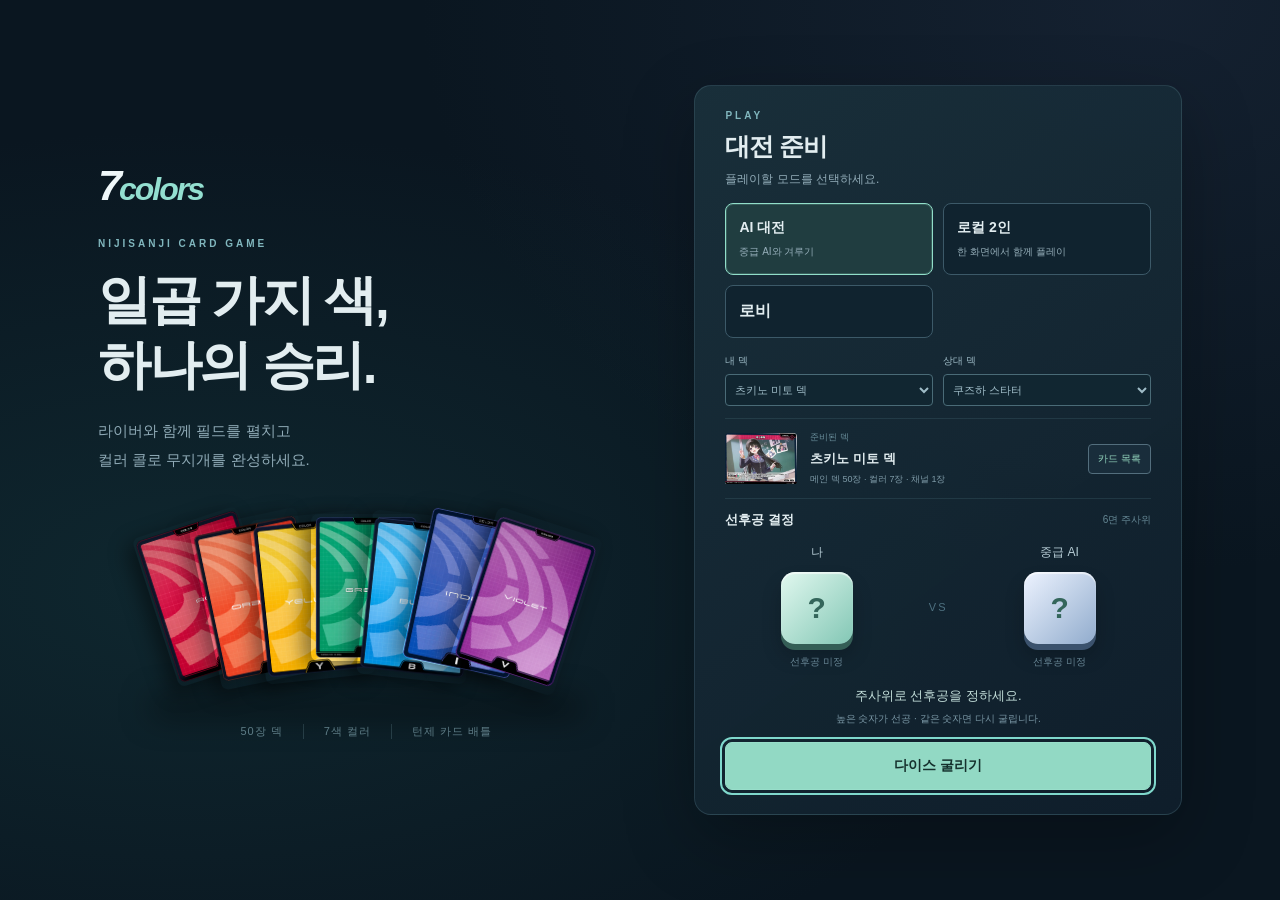
<file: index.html>
<!doctype html>
<html lang="ko"><head><meta charset="utf-8"><meta name="viewport" content="width=device-width,initial-scale=1"><title>7colors · 대전</title><link rel="stylesheet" href="style.css?v=mulligan-1"><link rel="stylesheet" href="online.css?v=mulligan-1"></head><body data-screen="lobby"><section id="lobby" class="lobby" aria-label="게임 로비"><div class="lobby-shell"><div class="lobby-intro"><a class="lobby-brand" href="./">7<span>colors</span></a><span class="lobby-kicker">NIJISANJI CARD GAME</span><h1>일곱 가지 색,<br>하나의 승리.</h1><p class="lobby-description">라이버와 함께 필드를 펼치고<br>컬러 콜로 무지개를 완성하세요.</p><div class="lobby-fan" aria-hidden="true"><img src="output/color-cards/color-R.png" alt="" style="--i:0"><img src="output/color-cards/color-O.png" alt="" style="--i:1"><img src="output/color-cards/color-Y.png" alt="" style="--i:2"><img src="output/color-cards/color-G.png" alt="" style="--i:3"><img src="output/color-cards/color-B.png" alt="" style="--i:4"><img src="output/color-cards/color-I.png" alt="" style="--i:5"><img src="output/color-cards/color-V.png" alt="" style="--i:6"></div><div class="lobby-caption"><span>50장 덱</span><span>7색 컬러</span><span>턴제 카드 배틀</span></div></div><div class="lobby-panel"><div class="lobby-panel-heading"><span class="lobby-kicker">PLAY</span><h2>대전 준비</h2><p>플레이할 모드를 선택하세요.</p></div><div class="lobby-modes" role="group" aria-label="대전 모드"><button type="button" data-mode="ai" aria-pressed="true"><strong>AI 대전</strong><span>중급 AI와 겨루기</span></button><button type="button" data-mode="local" aria-pressed="false"><strong>로컬 2인</strong><span>한 화면에서 함께 플레이</span></button></div><div class="lobby-deck-selectors"><label>내 덱<select id="lobby-deck-player"><option value="mito">츠키노 미토 덱</option><option value="kuzuha">쿠즈하 스타터</option><option value="sasaki">사사키 사쿠 덱</option><option value="kagami">카가미 하야토 덱</option></select></label><label>상대 덱<select id="lobby-deck-opponent"><option value="kuzuha">쿠즈하 스타터</option><option value="sasaki">사사키 사쿠 덱</option><option value="mito">츠키노 미토 덱</option><option value="kagami">카가미 하야토 덱</option></select></label></div><div class="lobby-deck"><img id="lobby-deck-image" src="output/cards/NJ-SD01/NJ-SD01-001.png" alt="츠키노 미토 덱"><div><span>준비된 덱</span><strong id="lobby-deck-name">츠키노 미토 덱</strong><p>메인 덱 50장 · 컬러 7장 · 채널 1장</p></div><button type="button" id="lobby-card-list" class="lobby-deck-ready">카드 목록</button></div><div class="lobby-dice-header"><h3>선후공 결정</h3><span>6면 주사위</span></div><div class="lobby-dice"><div class="dice-player"><span id="lobby-player-name">나</span><div id="die-player" class="lobby-die" data-value="0" role="img" aria-label="주사위 굴리기 전"><span class="die-placeholder">?</span><i class="die-pip" aria-hidden="true"></i><i class="die-pip" aria-hidden="true"></i><i class="die-pip" aria-hidden="true"></i><i class="die-pip" aria-hidden="true"></i><i class="die-pip" aria-hidden="true"></i><i class="die-pip" aria-hidden="true"></i><i class="die-pip" aria-hidden="true"></i><i class="die-pip" aria-hidden="true"></i><i class="die-pip" aria-hidden="true"></i></div><span id="order-player" class="dice-order">선후공 미정</span></div><span class="dice-versus">VS</span><div class="dice-player"><span id="lobby-opponent-name">중급 AI</span><div id="die-opponent" class="lobby-die" data-value="0" role="img" aria-label="주사위 굴리기 전"><span class="die-placeholder">?</span><i class="die-pip" aria-hidden="true"></i><i class="die-pip" aria-hidden="true"></i><i class="die-pip" aria-hidden="true"></i><i class="die-pip" aria-hidden="true"></i><i class="die-pip" aria-hidden="true"></i><i class="die-pip" aria-hidden="true"></i><i class="die-pip" aria-hidden="true"></i><i class="die-pip" aria-hidden="true"></i><i class="die-pip" aria-hidden="true"></i></div><span id="order-opponent" class="dice-order">선후공 미정</span></div></div><p id="lobby-roll-status" class="lobby-roll-status" role="status" aria-live="polite">주사위로 선후공을 정하세요.</p><p id="lobby-roll-hint" class="lobby-roll-hint">높은 숫자가 선공 · 같은 숫자면 다시 굴립니다.</p><div class="lobby-actions"><button type="button" id="lobby-roll" class="lobby-primary">다이스 굴리기</button><button type="button" id="lobby-start" class="lobby-primary lobby-start" hidden disabled>대전 시작 →</button></div></div></div></section>
<dialog id="deck-catalog" class="deck-catalog"><div class="trash-dialog-heading"><h2 id="deck-catalog-title">카드 목록</h2><button type="button" id="deck-catalog-close">닫기</button></div><p>카드를 누르면 수치와 효과를 확인할 수 있습니다. 메인 덱 수량은 시뮬레이션으로 선정한 개선 구성입니다.</p><div id="deck-catalog-cards" class="deck-catalog-cards"></div></dialog><dialog id="deck-card-detail" class="deck-card-detail"><div class="trash-dialog-heading"><h2 id="deck-detail-title">카드 정보</h2><button type="button" id="deck-detail-close">닫기</button></div><img id="deck-detail-image" alt="카드 확대"><p id="deck-detail-text"></p></dialog><header inert aria-hidden="true"><a class="brand" href="./">7<span>colors</span></a><span class="match-label">로컬 대전</span><a class="matching-link" href="lobby.html">매칭 로비</a><div class="ai-controls"><span id="ai-status" aria-live="polite">내 턴 · 중급 AI</span><button id="ai-help" type="button" aria-pressed="false" aria-controls="ai-advice">AI 도움 OFF</button><button id="ai-pause" type="button">AI 일시정지</button><button id="ai-restart" type="button">로비</button></div><details class="game-menu"><summary>메뉴</summary><div class="menu-content"><h2>대전 설정</h2><p>로비에서 중급 AI 또는 로컬 2인 모드를 선택하세요. 선후공은 다이스로 정하며, 엔드에서 턴을 종료하면 상대에게 넘어갑니다.</p><p>필드 라이버는 최대 5장입니다. 동률 배틀은 방어자만 트래시로 보냅니다. 덱 소진 시 자기 니지 카드가 적은 쪽이 승리하며, 동수면 소진된 쪽이 패배합니다.</p><p>50장 시뮬레이션 개선 덱 · 카드 효과 자동 처리</p><p>카드를 드래그해 배치하고, 더블클릭해 확대합니다. 메인 페이즈에 필드로 내리면 레벨 비용을 선택합니다.</p><a href="docs/rules-update-ko.txt" download>현재 적용 규칙 보기 ↗</a><br><a href="docs/kuzuha-optimization-ko.md" download>쿠즈하 재최적화·승률 보기 ↗</a><br><a href="docs/kagami-hayato-deck-ko.md" download>카가미 덱 구성·최적화 결과 ↗</a><br><a href="docs/starter-optimization-ko.md" download>덱 개선 결과·승률 보기 ↗</a><br><a href="docs/deck-list-ko.txt" download>50장 덱 구성 보기 ↗</a><br><a href="docs/nijisanji-7colors-rules-ko.txt" download>규칙 요약 다운로드 ↗</a></div></details></header>
<aside inert aria-hidden="true" id="card-inspector" class="card-inspector" aria-label="카드 정보"><div class="inspector-heading">카드 정보</div><section id="ai-advice" class="ai-advice" aria-label="AI 추천 행동" aria-live="polite" hidden></section><div id="card-inspector-content" class="inspector-content"><div class="inspector-empty"><span>7colors</span><p>카드를 가리키면<br>여기에서 정보를 확인할 수 있습니다.</p></div></div></aside>
<main inert aria-hidden="true"><section class="player-board opponent-board" data-player="opponent" aria-label="상대의 플레이 영역">
 <div class="board-heading"><div class="player-info"><span class="player-mark">02</span><h2>상대</h2><span data-ui="turnCount"></span></div>
 <details class="board-menu"><summary>상대 설정</summary><div class="menu-content"><label>플레이 순서 <select data-ui="role"><option value="first" >선공</option><option value="second" selected>후공</option></select></label><button data-ui="mulligan">다시 뽑기 (1회)</button><button data-ui="toggleHand" aria-pressed="false">상대 손패 보기</button><button data-ui="reset">필드 초기화 ↺</button><p data-ui="ruleMessage" role="status" aria-live="polite"></p></div></details></div>
 <p data-ui="notice" class="game-notice" role="status" aria-live="polite" hidden></p>
 <div class="player-layout"><div class="table-wrap"><div class="table" data-ui="table">
 <div class="color-line" data-ui="colors" aria-label="컬러 라인"><span class="zone-label">컬러 라인</span></div>
 <section class="channel zone" data-zone="channel"><h3>채널</h3><span data-ui="channelUnderCount" class="channel-under-count" hidden></span><img src="output/cards/NJ-SD02/NJ-SD02-001.png" alt="쿠즈하 채널 카드" tabindex="0"><button type="button" data-ui="activateChannel" class="main-effect-button" hidden>기동 메인</button></section>
 <div class="play-center"><section class="field zone" data-zone="field"><h3>필드</h3><div class="field-cards"></div></section><section class="set zone" data-zone="set"><h3>세트</h3></section><section class="stage zone" data-zone="stage"><h3>스테이지</h3><button type="button" data-ui="activateStage" class="main-effect-button" hidden>기동 메인</button></section></div>
 <button class="deck card-back" data-ui="deck" aria-label="덱에서 카드 뽑기"><span>7<span class="deck-colors">colors</span></span><b data-ui="deckCount">50</b></button>
 <span class="deck-label">덱</span><div class="trash-area"><span class="trash-title">트래시</span><section class="log zone" data-zone="log" aria-label="최근 트래시 카드"></section><span data-ui="trashCount" class="trash-count" aria-live="polite">0장</span><button type="button" data-ui="openTrash" class="trash-open">트래시 보기</button></div>
 <div class="niji-area" data-ui="niji" aria-label="니지 에리어"></div><span class="niji-label">니지 에리어</span>
 </div></div><footer><span data-ui="phaseAction" class="phase-action" role="status"></span><div class="phase-track" aria-label="현재 페이즈"><button data-phase="0">스타트</button><button data-phase="1">메인</button><button data-phase="2">액션</button><button data-phase="3">세트</button><button data-phase="4">엔드</button></div><b data-ui="phaseLabel" class="sr-only"></b><button data-ui="skip" class="skip-phase">스킵 →</button><button data-ui="next" class="next-phase">다음 페이즈 →</button></footer>
 <section class="hand-panel" aria-label="상대의 손패"><div class="hand-title">상대 패<span data-ui="handCount">0</span></div><div data-ui="hand" class="concealed"></div><p data-ui="empty">패 없음</p></section></div>
 <dialog data-ui="trashDialog" class="trash-dialog" aria-label="트래시 전체 보기"><div class="trash-dialog-heading"><h2 data-ui="trashTitle">트래시</h2><button type="button" data-ui="closeTrash">닫기</button></div><p>최근 카드부터 표시합니다. 카드를 가리키면 정보를 확인할 수 있습니다.</p><div data-ui="trashCards" class="trash-cards"></div></dialog><dialog data-ui="viewer"><button data-ui="closeViewer" aria-label="닫기">×</button><img alt="카드 확대"></dialog><dialog data-ui="paymentDialog" aria-label="카드 비용 선택"><h2 data-ui="paymentTitle"></h2><p>트래시로 보낼 손패 또는 필드 캐릭터를 선택하세요. 내리는 카드 자체와 채널·세트·스테이지는 비용으로 선택할 수 없습니다.</p><div data-ui="paymentCards"></div><p data-ui="paymentCount" role="status" aria-live="polite"></p><div class="payment-actions"><button data-ui="cancelPayment">취소</button><button data-ui="confirmPayment" disabled>비용 지불 후 필드에 내리기</button></div></dialog></section><div class="battle-divider" aria-hidden="true"><span>7 COLORS</span></div><section class="player-board my-board" data-player="player" aria-label="나의 플레이 영역">
 <div class="board-heading"><div class="player-info"><span class="player-mark">01</span><h2>나</h2><span data-ui="turnCount"></span></div>
 <details class="board-menu"><summary>나 설정</summary><div class="menu-content"><label>플레이 순서 <select data-ui="role"><option value="first" selected>선공</option><option value="second" >후공</option></select></label><button data-ui="mulligan">다시 뽑기 (1회)</button><button data-ui="reset">필드 초기화 ↺</button><p data-ui="ruleMessage" role="status" aria-live="polite"></p></div></details></div>
 <p data-ui="notice" class="game-notice" role="status" aria-live="polite" hidden></p>
 <div class="player-layout"><div class="table-wrap"><div class="table" data-ui="table">
 <div class="color-line" data-ui="colors" aria-label="컬러 라인"><span class="zone-label">컬러 라인</span></div>
 <section class="channel zone" data-zone="channel"><h3>채널</h3><span data-ui="channelUnderCount" class="channel-under-count" hidden></span><img src="output/cards/NJ-SD02/NJ-SD02-001.png" alt="쿠즈하 채널 카드" tabindex="0"><button type="button" data-ui="activateChannel" class="main-effect-button" hidden>기동 메인</button></section>
 <div class="play-center"><section class="field zone" data-zone="field"><h3>필드</h3><div class="field-cards"></div></section><section class="set zone" data-zone="set"><h3>세트</h3></section><section class="stage zone" data-zone="stage"><h3>스테이지</h3><button type="button" data-ui="activateStage" class="main-effect-button" hidden>기동 메인</button></section></div>
 <button class="deck card-back" data-ui="deck" aria-label="덱에서 카드 뽑기"><span>7<span class="deck-colors">colors</span></span><b data-ui="deckCount">50</b></button>
 <span class="deck-label">덱</span><div class="trash-area"><span class="trash-title">트래시</span><section class="log zone" data-zone="log" aria-label="최근 트래시 카드"></section><span data-ui="trashCount" class="trash-count" aria-live="polite">0장</span><button type="button" data-ui="openTrash" class="trash-open">트래시 보기</button></div>
 <div class="niji-area" data-ui="niji" aria-label="니지 에리어"></div><span class="niji-label">니지 에리어</span>
 </div></div><footer><span data-ui="phaseAction" class="phase-action" role="status"></span><div class="phase-track" aria-label="현재 페이즈"><button data-phase="0">스타트</button><button data-phase="1">메인</button><button data-phase="2">액션</button><button data-phase="3">세트</button><button data-phase="4">엔드</button></div><b data-ui="phaseLabel" class="sr-only"></b><button data-ui="skip" class="skip-phase">스킵 →</button><button data-ui="next" class="next-phase">다음 페이즈 →</button></footer>
 <section class="hand-panel" aria-label="나의 손패"><div class="hand-title">손패<span data-ui="handCount">0</span></div><div data-ui="hand" ></div><p data-ui="empty">패 없음</p></section></div>
 <dialog data-ui="trashDialog" class="trash-dialog" aria-label="트래시 전체 보기"><div class="trash-dialog-heading"><h2 data-ui="trashTitle">트래시</h2><button type="button" data-ui="closeTrash">닫기</button></div><p>최근 카드부터 표시합니다. 카드를 가리키면 정보를 확인할 수 있습니다.</p><div data-ui="trashCards" class="trash-cards"></div></dialog><dialog data-ui="viewer"><button data-ui="closeViewer" aria-label="닫기">×</button><img alt="카드 확대"></dialog><dialog data-ui="paymentDialog" aria-label="카드 비용 선택"><h2 data-ui="paymentTitle"></h2><p>트래시로 보낼 손패 또는 필드 캐릭터를 선택하세요. 내리는 카드 자체와 채널·세트·스테이지는 비용으로 선택할 수 없습니다.</p><div data-ui="paymentCards"></div><p data-ui="paymentCount" role="status" aria-live="polite"></p><div class="payment-actions"><button data-ui="cancelPayment">취소</button><button data-ui="confirmPayment" disabled>비용 지불 후 필드에 내리기</button></div></dialog></section></main><script src="kagami-cards.js?v=mulligan-1"></script><script src="sasaki-cards.js?v=mulligan-1"></script><script src="mito-cards.js?v=mulligan-1"></script><script src="card-levels.js?v=mulligan-1"></script><script src="deck-list.js?v=mulligan-1"></script><script src="rules.js?v=mulligan-1"></script><script src="card-info.js?v=mulligan-1"></script><script src="card-effects.js?v=mulligan-1"></script><script src="action-phase.js?v=mulligan-1"></script><script src="app.js?v=mulligan-1"></script><script src="ai-strategy.js?v=mulligan-1"></script><script src="lobby.js?v=mulligan-1"></script><script src="ai-advisor.js?v=mulligan-1"></script><script src="ai-match.js?v=mulligan-1"></script><script src="card-tooltip.js?v=mulligan-1"></script><script src="vendor/peerjs-1.5.5.min.js"></script><script src="online-engine.js?v=mulligan-1"></script><script src="online-room.js?v=mulligan-1"></script><script src="public-lobby.js?v=mulligan-1"></script><script src="online-client.js?v=mulligan-1"></script></body></html>
</file>
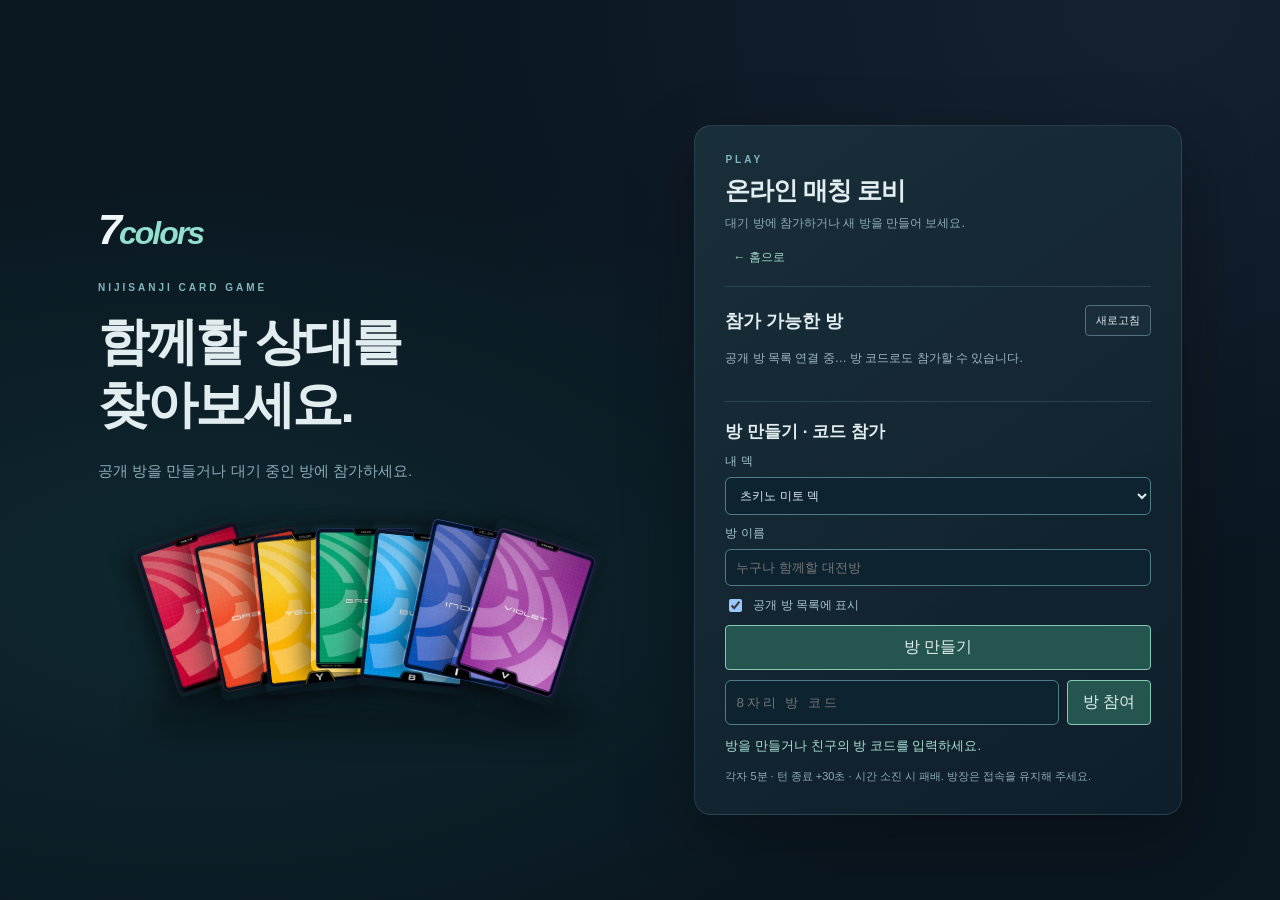
<file: lobby.html>
<!doctype html>
<html lang="ko"><head><meta charset="utf-8"><meta name="viewport" content="width=device-width,initial-scale=1"><title>7colors · 온라인 로비</title><link rel="stylesheet" href="style.css?v=mulligan-1"><link rel="stylesheet" href="online.css?v=mulligan-1"></head><body data-route="matching" data-screen="lobby"><section id="lobby" class="lobby" aria-label="게임 로비"><div class="lobby-shell"><div class="lobby-intro"><a class="lobby-brand" href="./">7<span>colors</span></a><span class="lobby-kicker">NIJISANJI CARD GAME</span><h1>일곱 가지 색,<br>하나의 승리.</h1><p class="lobby-description">라이버와 함께 필드를 펼치고<br>컬러 콜로 무지개를 완성하세요.</p><div class="lobby-fan" aria-hidden="true"><img src="output/color-cards/color-R.png" alt="" style="--i:0"><img src="output/color-cards/color-O.png" alt="" style="--i:1"><img src="output/color-cards/color-Y.png" alt="" style="--i:2"><img src="output/color-cards/color-G.png" alt="" style="--i:3"><img src="output/color-cards/color-B.png" alt="" style="--i:4"><img src="output/color-cards/color-I.png" alt="" style="--i:5"><img src="output/color-cards/color-V.png" alt="" style="--i:6"></div><div class="lobby-caption"><span>50장 덱</span><span>7색 컬러</span><span>턴제 카드 배틀</span></div></div><div class="lobby-panel"><div class="lobby-panel-heading"><span class="lobby-kicker">PLAY</span><h2>대전 준비</h2><p>플레이할 모드를 선택하세요.</p></div><div class="lobby-modes" role="group" aria-label="대전 모드"><button type="button" data-mode="ai" aria-pressed="true"><strong>AI 대전</strong><span>중급 AI와 겨루기</span></button><button type="button" data-mode="local" aria-pressed="false"><strong>로컬 2인</strong><span>한 화면에서 함께 플레이</span></button></div><div class="lobby-deck-selectors"><label>내 덱<select id="lobby-deck-player"><option value="mito">츠키노 미토 덱</option><option value="kuzuha">쿠즈하 스타터</option><option value="sasaki">사사키 사쿠 덱</option><option value="kagami">카가미 하야토 덱</option></select></label><label>상대 덱<select id="lobby-deck-opponent"><option value="kuzuha">쿠즈하 스타터</option><option value="sasaki">사사키 사쿠 덱</option><option value="mito">츠키노 미토 덱</option><option value="kagami">카가미 하야토 덱</option></select></label></div><div class="lobby-deck"><img id="lobby-deck-image" src="output/cards/NJ-SD01/NJ-SD01-001.png" alt="츠키노 미토 덱"><div><span>준비된 덱</span><strong id="lobby-deck-name">츠키노 미토 덱</strong><p>메인 덱 50장 · 컬러 7장 · 채널 1장</p></div><button type="button" id="lobby-card-list" class="lobby-deck-ready">카드 목록</button></div><div class="lobby-dice-header"><h3>선후공 결정</h3><span>6면 주사위</span></div><div class="lobby-dice"><div class="dice-player"><span id="lobby-player-name">나</span><div id="die-player" class="lobby-die" data-value="0" role="img" aria-label="주사위 굴리기 전"><span class="die-placeholder">?</span><i class="die-pip" aria-hidden="true"></i><i class="die-pip" aria-hidden="true"></i><i class="die-pip" aria-hidden="true"></i><i class="die-pip" aria-hidden="true"></i><i class="die-pip" aria-hidden="true"></i><i class="die-pip" aria-hidden="true"></i><i class="die-pip" aria-hidden="true"></i><i class="die-pip" aria-hidden="true"></i><i class="die-pip" aria-hidden="true"></i></div><span id="order-player" class="dice-order">선후공 미정</span></div><span class="dice-versus">VS</span><div class="dice-player"><span id="lobby-opponent-name">중급 AI</span><div id="die-opponent" class="lobby-die" data-value="0" role="img" aria-label="주사위 굴리기 전"><span class="die-placeholder">?</span><i class="die-pip" aria-hidden="true"></i><i class="die-pip" aria-hidden="true"></i><i class="die-pip" aria-hidden="true"></i><i class="die-pip" aria-hidden="true"></i><i class="die-pip" aria-hidden="true"></i><i class="die-pip" aria-hidden="true"></i><i class="die-pip" aria-hidden="true"></i><i class="die-pip" aria-hidden="true"></i><i class="die-pip" aria-hidden="true"></i></div><span id="order-opponent" class="dice-order">선후공 미정</span></div></div><p id="lobby-roll-status" class="lobby-roll-status" role="status" aria-live="polite">주사위로 선후공을 정하세요.</p><p id="lobby-roll-hint" class="lobby-roll-hint">높은 숫자가 선공 · 같은 숫자면 다시 굴립니다.</p><div class="lobby-actions"><button type="button" id="lobby-roll" class="lobby-primary">다이스 굴리기</button><button type="button" id="lobby-start" class="lobby-primary lobby-start" hidden disabled>대전 시작 →</button></div></div></div></section>
<dialog id="deck-catalog" class="deck-catalog"><div class="trash-dialog-heading"><h2 id="deck-catalog-title">카드 목록</h2><button type="button" id="deck-catalog-close">닫기</button></div><p>카드를 누르면 수치와 효과를 확인할 수 있습니다. 메인 덱 수량은 시뮬레이션으로 선정한 개선 구성입니다.</p><div id="deck-catalog-cards" class="deck-catalog-cards"></div></dialog><dialog id="deck-card-detail" class="deck-card-detail"><div class="trash-dialog-heading"><h2 id="deck-detail-title">카드 정보</h2><button type="button" id="deck-detail-close">닫기</button></div><img id="deck-detail-image" alt="카드 확대"><p id="deck-detail-text"></p></dialog><header inert aria-hidden="true"><a class="brand" href="./">7<span>colors</span></a><span class="match-label">로컬 대전</span><a class="matching-link" href="lobby.html">매칭 로비</a><div class="ai-controls"><span id="ai-status" aria-live="polite">내 턴 · 중급 AI</span><button id="ai-help" type="button" aria-pressed="false" aria-controls="ai-advice">AI 도움 OFF</button><button id="ai-pause" type="button">AI 일시정지</button><button id="ai-restart" type="button">로비</button></div><details class="game-menu"><summary>메뉴</summary><div class="menu-content"><h2>대전 설정</h2><p>로비에서 중급 AI 또는 로컬 2인 모드를 선택하세요. 선후공은 다이스로 정하며, 엔드에서 턴을 종료하면 상대에게 넘어갑니다.</p><p>필드 라이버는 최대 5장입니다. 동률 배틀은 방어자만 트래시로 보냅니다. 덱 소진 시 자기 니지 카드가 적은 쪽이 승리하며, 동수면 소진된 쪽이 패배합니다.</p><p>50장 시뮬레이션 개선 덱 · 카드 효과 자동 처리</p><p>카드를 드래그해 배치하고, 더블클릭해 확대합니다. 메인 페이즈에 필드로 내리면 레벨 비용을 선택합니다.</p><a href="docs/rules-update-ko.txt" download>현재 적용 규칙 보기 ↗</a><br><a href="docs/kuzuha-optimization-ko.md" download>쿠즈하 재최적화·승률 보기 ↗</a><br><a href="docs/kagami-hayato-deck-ko.md" download>카가미 덱 구성·최적화 결과 ↗</a><br><a href="docs/starter-optimization-ko.md" download>덱 개선 결과·승률 보기 ↗</a><br><a href="docs/deck-list-ko.txt" download>50장 덱 구성 보기 ↗</a><br><a href="docs/nijisanji-7colors-rules-ko.txt" download>규칙 요약 다운로드 ↗</a></div></details></header>
<aside inert aria-hidden="true" id="card-inspector" class="card-inspector" aria-label="카드 정보"><div class="inspector-heading">카드 정보</div><section id="ai-advice" class="ai-advice" aria-label="AI 추천 행동" aria-live="polite" hidden></section><div id="card-inspector-content" class="inspector-content"><div class="inspector-empty"><span>7colors</span><p>카드를 가리키면<br>여기에서 정보를 확인할 수 있습니다.</p></div></div></aside>
<main inert aria-hidden="true"><section class="player-board opponent-board" data-player="opponent" aria-label="상대의 플레이 영역">
 <div class="board-heading"><div class="player-info"><span class="player-mark">02</span><h2>상대</h2><span data-ui="turnCount"></span></div>
 <details class="board-menu"><summary>상대 설정</summary><div class="menu-content"><label>플레이 순서 <select data-ui="role"><option value="first" >선공</option><option value="second" selected>후공</option></select></label><button data-ui="mulligan">다시 뽑기 (1회)</button><button data-ui="toggleHand" aria-pressed="false">상대 손패 보기</button><button data-ui="reset">필드 초기화 ↺</button><p data-ui="ruleMessage" role="status" aria-live="polite"></p></div></details></div>
 <p data-ui="notice" class="game-notice" role="status" aria-live="polite" hidden></p>
 <div class="player-layout"><div class="table-wrap"><div class="table" data-ui="table">
 <div class="color-line" data-ui="colors" aria-label="컬러 라인"><span class="zone-label">컬러 라인</span></div>
 <section class="channel zone" data-zone="channel"><h3>채널</h3><span data-ui="channelUnderCount" class="channel-under-count" hidden></span><img src="output/cards/NJ-SD02/NJ-SD02-001.png" alt="쿠즈하 채널 카드" tabindex="0"><button type="button" data-ui="activateChannel" class="main-effect-button" hidden>기동 메인</button></section>
 <div class="play-center"><section class="field zone" data-zone="field"><h3>필드</h3><div class="field-cards"></div></section><section class="set zone" data-zone="set"><h3>세트</h3></section><section class="stage zone" data-zone="stage"><h3>스테이지</h3><button type="button" data-ui="activateStage" class="main-effect-button" hidden>기동 메인</button></section></div>
 <button class="deck card-back" data-ui="deck" aria-label="덱에서 카드 뽑기"><span>7<span class="deck-colors">colors</span></span><b data-ui="deckCount">50</b></button>
 <span class="deck-label">덱</span><div class="trash-area"><span class="trash-title">트래시</span><section class="log zone" data-zone="log" aria-label="최근 트래시 카드"></section><span data-ui="trashCount" class="trash-count" aria-live="polite">0장</span><button type="button" data-ui="openTrash" class="trash-open">트래시 보기</button></div>
 <div class="niji-area" data-ui="niji" aria-label="니지 에리어"></div><span class="niji-label">니지 에리어</span>
 </div></div><footer><span data-ui="phaseAction" class="phase-action" role="status"></span><div class="phase-track" aria-label="현재 페이즈"><button data-phase="0">스타트</button><button data-phase="1">메인</button><button data-phase="2">액션</button><button data-phase="3">세트</button><button data-phase="4">엔드</button></div><b data-ui="phaseLabel" class="sr-only"></b><button data-ui="skip" class="skip-phase">스킵 →</button><button data-ui="next" class="next-phase">다음 페이즈 →</button></footer>
 <section class="hand-panel" aria-label="상대의 손패"><div class="hand-title">상대 패<span data-ui="handCount">0</span></div><div data-ui="hand" class="concealed"></div><p data-ui="empty">패 없음</p></section></div>
 <dialog data-ui="trashDialog" class="trash-dialog" aria-label="트래시 전체 보기"><div class="trash-dialog-heading"><h2 data-ui="trashTitle">트래시</h2><button type="button" data-ui="closeTrash">닫기</button></div><p>최근 카드부터 표시합니다. 카드를 가리키면 정보를 확인할 수 있습니다.</p><div data-ui="trashCards" class="trash-cards"></div></dialog><dialog data-ui="viewer"><button data-ui="closeViewer" aria-label="닫기">×</button><img alt="카드 확대"></dialog><dialog data-ui="paymentDialog" aria-label="카드 비용 선택"><h2 data-ui="paymentTitle"></h2><p>트래시로 보낼 손패 또는 필드 캐릭터를 선택하세요. 내리는 카드 자체와 채널·세트·스테이지는 비용으로 선택할 수 없습니다.</p><div data-ui="paymentCards"></div><p data-ui="paymentCount" role="status" aria-live="polite"></p><div class="payment-actions"><button data-ui="cancelPayment">취소</button><button data-ui="confirmPayment" disabled>비용 지불 후 필드에 내리기</button></div></dialog></section><div class="battle-divider" aria-hidden="true"><span>7 COLORS</span></div><section class="player-board my-board" data-player="player" aria-label="나의 플레이 영역">
 <div class="board-heading"><div class="player-info"><span class="player-mark">01</span><h2>나</h2><span data-ui="turnCount"></span></div>
 <details class="board-menu"><summary>나 설정</summary><div class="menu-content"><label>플레이 순서 <select data-ui="role"><option value="first" selected>선공</option><option value="second" >후공</option></select></label><button data-ui="mulligan">다시 뽑기 (1회)</button><button data-ui="reset">필드 초기화 ↺</button><p data-ui="ruleMessage" role="status" aria-live="polite"></p></div></details></div>
 <p data-ui="notice" class="game-notice" role="status" aria-live="polite" hidden></p>
 <div class="player-layout"><div class="table-wrap"><div class="table" data-ui="table">
 <div class="color-line" data-ui="colors" aria-label="컬러 라인"><span class="zone-label">컬러 라인</span></div>
 <section class="channel zone" data-zone="channel"><h3>채널</h3><span data-ui="channelUnderCount" class="channel-under-count" hidden></span><img src="output/cards/NJ-SD02/NJ-SD02-001.png" alt="쿠즈하 채널 카드" tabindex="0"><button type="button" data-ui="activateChannel" class="main-effect-button" hidden>기동 메인</button></section>
 <div class="play-center"><section class="field zone" data-zone="field"><h3>필드</h3><div class="field-cards"></div></section><section class="set zone" data-zone="set"><h3>세트</h3></section><section class="stage zone" data-zone="stage"><h3>스테이지</h3><button type="button" data-ui="activateStage" class="main-effect-button" hidden>기동 메인</button></section></div>
 <button class="deck card-back" data-ui="deck" aria-label="덱에서 카드 뽑기"><span>7<span class="deck-colors">colors</span></span><b data-ui="deckCount">50</b></button>
 <span class="deck-label">덱</span><div class="trash-area"><span class="trash-title">트래시</span><section class="log zone" data-zone="log" aria-label="최근 트래시 카드"></section><span data-ui="trashCount" class="trash-count" aria-live="polite">0장</span><button type="button" data-ui="openTrash" class="trash-open">트래시 보기</button></div>
 <div class="niji-area" data-ui="niji" aria-label="니지 에리어"></div><span class="niji-label">니지 에리어</span>
 </div></div><footer><span data-ui="phaseAction" class="phase-action" role="status"></span><div class="phase-track" aria-label="현재 페이즈"><button data-phase="0">스타트</button><button data-phase="1">메인</button><button data-phase="2">액션</button><button data-phase="3">세트</button><button data-phase="4">엔드</button></div><b data-ui="phaseLabel" class="sr-only"></b><button data-ui="skip" class="skip-phase">스킵 →</button><button data-ui="next" class="next-phase">다음 페이즈 →</button></footer>
 <section class="hand-panel" aria-label="나의 손패"><div class="hand-title">손패<span data-ui="handCount">0</span></div><div data-ui="hand" ></div><p data-ui="empty">패 없음</p></section></div>
 <dialog data-ui="trashDialog" class="trash-dialog" aria-label="트래시 전체 보기"><div class="trash-dialog-heading"><h2 data-ui="trashTitle">트래시</h2><button type="button" data-ui="closeTrash">닫기</button></div><p>최근 카드부터 표시합니다. 카드를 가리키면 정보를 확인할 수 있습니다.</p><div data-ui="trashCards" class="trash-cards"></div></dialog><dialog data-ui="viewer"><button data-ui="closeViewer" aria-label="닫기">×</button><img alt="카드 확대"></dialog><dialog data-ui="paymentDialog" aria-label="카드 비용 선택"><h2 data-ui="paymentTitle"></h2><p>트래시로 보낼 손패 또는 필드 캐릭터를 선택하세요. 내리는 카드 자체와 채널·세트·스테이지는 비용으로 선택할 수 없습니다.</p><div data-ui="paymentCards"></div><p data-ui="paymentCount" role="status" aria-live="polite"></p><div class="payment-actions"><button data-ui="cancelPayment">취소</button><button data-ui="confirmPayment" disabled>비용 지불 후 필드에 내리기</button></div></dialog></section></main><script src="kagami-cards.js?v=mulligan-1"></script><script src="sasaki-cards.js?v=mulligan-1"></script><script src="mito-cards.js?v=mulligan-1"></script><script src="card-levels.js?v=mulligan-1"></script><script src="deck-list.js?v=mulligan-1"></script><script src="rules.js?v=mulligan-1"></script><script src="card-info.js?v=mulligan-1"></script><script src="card-effects.js?v=mulligan-1"></script><script src="action-phase.js?v=mulligan-1"></script><script src="app.js?v=mulligan-1"></script><script src="ai-strategy.js?v=mulligan-1"></script><script src="lobby.js?v=mulligan-1"></script><script src="ai-advisor.js?v=mulligan-1"></script><script src="ai-match.js?v=mulligan-1"></script><script src="card-tooltip.js?v=mulligan-1"></script><script src="vendor/peerjs-1.5.5.min.js"></script><script src="online-engine.js?v=mulligan-1"></script><script src="online-room.js?v=mulligan-1"></script><script src="public-lobby.js?v=mulligan-1"></script><script src="online-client.js?v=mulligan-1"></script></body></html>
</file>
<file: style.css>
*{box-sizing:border-box}
 :root{color-scheme:dark;--ink:#dbe8ef;--muted:#748d9c;--line:#8fbdcc28;--accent:#7fd8cc}
html,body{margin:0;width:100%;height:100%;overflow:hidden}
body{font-family:Arial,"Malgun Gothic",sans-serif;background:#0b1721;color:var(--ink);display:grid;grid-template-rows:40px minmax(0,1fr);height:100dvh}
button,select,summary{font:inherit}
button,select{color:inherit;border:1px solid #536e7d;background:#192d3b;border-radius:4px}
button,summary{cursor:pointer}
button:disabled{opacity:.35;cursor:default}
button:hover:enabled{border-color:var(--accent);background:#254653}
button:focus-visible,summary:focus-visible,a:focus-visible,select:focus-visible{outline:2px solid var(--accent);outline-offset:3px}
header{display:flex;align-items:center;gap:16px;padding:0 20px;background:#0b151f;border-bottom:1px solid var(--line);z-index:5}
.brand{color:#e4f0f5;font-size:23px;font-weight:800;text-decoration:none;letter-spacing:-1px}
.brand span{color:var(--accent);font-size:18px}
.match-label{font-size:11px;color:var(--muted);border-left:1px solid var(--line);padding-left:16px}
.game-menu{margin-left:auto}
summary{list-style:none;font-size:11px;padding:6px 12px;border:1px solid var(--line);border-radius:3px}
summary::-webkit-details-marker{display:none}
details[open]>summary{border-color:var(--accent);color:var(--accent)}
.menu-content{position:absolute;right:12px;z-index:20;width:300px;padding:18px;background:#142633;border:1px solid #4c6d7c;box-shadow:0 12px 36px #0009;border-radius:6px;font-size:12px;line-height:1.7}
.menu-content h2{font-size:15px;margin:0 0 8px}
.menu-content p{color:#a4bbc7;font-size:12px;line-height:1.7}
.menu-content a{color:var(--accent)}
.menu-content label{display:flex;justify-content:space-between;align-items:center;margin-bottom:12px}
.menu-content button{display:block;width:100%;margin:8px 0;padding:8px}
.menu-content select{padding:5px}
main{display:grid;grid-template-rows:minmax(0,1fr) 14px minmax(0,1.35fr);padding:6px 18px 0;min-height:0;background:radial-gradient(ellipse at 50% 45%,#20404c55,transparent 70%)}
.player-board{display:grid;grid-template-rows:29px minmax(0,1fr);min-height:0;min-width:0}
.board-heading{display:flex;align-items:center;justify-content:space-between}
.player-info{display:flex;align-items:center;gap:10px}
.player-info h2{margin:0;font-size:12px;font-weight:600}
.player-mark{font-size:10px;color:var(--accent);border:1px solid #7fd8cc50;padding:2px 5px}
.opponent-board .player-mark{color:#ddbac2;border-color:#ddbac250}
[data-ui="turnCount"]{font-size:10px;color:var(--muted)}
.board-menu{position:relative}
.board-menu summary{border:0;color:var(--muted);padding:4px 8px}
.board-menu .menu-content{right:0}
.my-board .board-menu .menu-content{bottom:28px}
.player-layout{display:grid;grid-template-rows:minmax(0,1fr) 32px 142px;min-height:0;min-width:0}
.opponent-board .player-layout{grid-template-rows:34px minmax(0,1fr) 32px}
.table-wrap{min-height:0;min-width:0}
.table{height:100%;width:100%;display:grid;grid-template-columns:clamp(110px,16vw,210px) 168px minmax(0,1fr) 82px 82px minmax(0,.2fr) 100px;grid-template-rows:minmax(0,1fr) minmax(0,.8fr) minmax(0,.9fr);gap:8px 12px;padding:10px 14px;border:1px solid var(--line);border-radius:5px;background:linear-gradient(125deg,#16313b40,#14263270);position:relative;min-height:0}
.zone{position:relative;min-height:0;min-width:0;border:1px solid #7797a339;border-radius:4px;display:flex;align-items:center;justify-content:center;background:#0c1c2633}
.zone h3,.zone-label,.deck-label,.niji-label{font-size:10px;font-weight:400;letter-spacing:1px;color:#78929f;margin:0;pointer-events:none}
.zone h3{position:absolute;left:8px;top:6px;z-index:1}
.field{grid-column:3/7;grid-row:1;width:33.3333%;justify-self:center;border-style:dashed;background:#0b1a2420}
.field h3{left:50%;top:50%;transform:translate(-50%,-50%);font-size:14px;letter-spacing:6px;opacity:.5}
.field-cards{height:100%;width:100%;display:flex;gap:10px;align-items:center;justify-content:center;padding:5px 10px;overflow-x:auto;z-index:2}
.field-cards img{height:100%;min-width:0;max-width:130px;object-fit:contain;flex-shrink:0}
.set{grid-column:4;grid-row:2}
.channel{grid-column:2;grid-row:1/3;align-self:start;height:100%;max-height:160px;padding:18px 6px 6px}
.stage{grid-column:5;grid-row:2}
.channel img{width:100%;height:100%;min-height:0;max-width:100%;object-fit:contain;z-index:2}
.channel h3{left:4px;top:4px;font-size:9px}
.color-line{--color-card-height:clamp(60px,10vh,100px);grid-column:1;grid-row:1/4;position:relative;display:grid;grid-template-rows:repeat(6,minmax(0,1fr)) var(--color-card-height);gap:0;padding-top:14px;min-height:0;border-right:1px solid var(--line);padding-right:10px;isolation:isolate}
.zone-label{position:absolute;top:0;left:0;font-size:9px}
.color-card{height:var(--color-card-height);width:auto;max-width:100%;min-height:0;aspect-ratio:7/5;justify-self:center;position:relative;border:0;border-radius:3px;margin:0;background:none}
.color-card img{position:absolute;left:50%;top:50%;width:71.4286%;height:140%;object-fit:contain;transform:translate(-50%,-50%) rotate(90deg);pointer-events:none}
.niji-area{grid-column:2/8;grid-row:3;display:flex;align-self:stretch;align-items:center;justify-content:center;gap:8px;min-height:0;padding-bottom:13px}
.niji-slot{height:100%;width:auto;aspect-ratio:1;flex:0 0 auto;min-width:0;display:flex;align-items:flex-end;justify-content:center;padding-bottom:5px;border:1px solid color-mix(in srgb,var(--color),#96b7c5 40%);background:linear-gradient(to bottom,#c8dde512,var(--color));color:#eaf2f5;font-size:12px;font-weight:700;border-radius:4px}
.niji-label{position:absolute;left:calc(clamp(110px,16vw,210px) + 26px);right:14px;text-align:center;bottom:7px;font-size:8px;letter-spacing:3px}
.deck{grid-column:7;grid-row:1;justify-self:center;align-self:center;position:relative;width:51px;height:72px;max-height:90%;background:repeating-linear-gradient(45deg,#243c4c 0 2px,#1a2c3c 2px 7px);border:2px solid #8499a3;box-shadow:3px 3px 0 #1b2d38,4px 4px 0 #647f8c;font-size:15px;font-style:italic;font-weight:800}
.deck-colors{display:block;font-size:9px}
.deck b{position:absolute;right:-21px;bottom:-2px;color:#dcebf0;font-size:21px;font-style:normal;background:#11232e;border-radius:4px;padding:1px 3px}
.deck-label{position:absolute;right:84px;top:12px;font-size:9px}
.trash-area{grid-column:7;grid-row:2/4;position:relative;display:grid;grid-template-rows:minmax(0,1fr) 14px 22px;gap:3px;min-height:0;padding-bottom:2px}
.trash-title{position:absolute;top:3px;left:5px;z-index:1;font-size:9px;color:#78929f;pointer-events:none}
.log{overflow:hidden;border-style:dashed;width:100%;height:100%;padding:12px 3px 2px}
.log>img{display:none;height:100%;width:100%;max-width:100%;object-fit:contain;margin:0;transform:none}
.log>img:last-of-type{display:block}
.log[data-count="0"]:after{content:"비어 있음";font-size:9px;color:#65808f}
.trash-count{text-align:center;font-size:10px;color:#bed4df;line-height:14px}
.trash-open{padding:2px;font-size:10px;white-space:nowrap}
.placed{height:90%;max-width:95%;object-fit:contain;cursor:grab}
.rested{transform:rotate(90deg)}
.set-hidden{content:url("output/card-back.svg")}
.set-hidden[data-owner="player"]{content:normal;outline:1px solid #84d3c7;outline-offset:2px}
.zone.drag-over,[data-ui="hand"].drag-over{outline:2px solid var(--accent);background:#62d5c429}
footer{display:flex;align-items:center;justify-content:flex-end;gap:14px;min-width:0}
.phase-track{display:flex;align-items:center;gap:8px}
.phase-track button{border:0;background:none;font-size:10px;padding:3px 5px;color:#698491}
.phase-track button.active{color:var(--accent);opacity:1;border-bottom:2px solid var(--accent);border-radius:0}
.phase-track button:disabled{opacity:.65}
.next-phase{font-size:11px;min-width:120px;padding:4px 10px;background:#284b53;border-color:#71b5af60}
.hand-panel{display:grid;position:relative;grid-template-columns:62px minmax(0,1fr);gap:16px;align-items:center;min-height:0;border-top:1px solid var(--line);padding:8px 16px;background:#09151f66;margin:0 -18px}
.hand-title{font-size:10px;color:var(--muted);text-align:center}
.hand-title span{display:block;font-size:27px;color:#c9dde5;font-weight:600;margin-top:4px}
[data-ui="hand"]{height:100%;min-height:0;display:flex;align-items:center;gap:8px;overflow-x:auto;padding:0 5px;min-width:0}
[data-ui="hand"] img{height:100%;max-width:calc((100% - 12px) / min(var(--hand-count),10));object-fit:contain;cursor:grab;border-radius:5px;transition:transform .15s;flex-shrink:0}
[data-ui="hand"] img:hover{transform:translateY(-4px)}
.opponent-board .hand-panel{grid-row:1;grid-template-columns:62px minmax(0,1fr);border:0;background:none;margin:0;padding:1px 0 4px;gap:16px}
.opponent-board .hand-title{font-size:9px;display:flex;align-items:center;gap:8px;justify-content:center}
.opponent-board .hand-title span{font-size:14px;margin:0}
.opponent-board [data-ui="hand"]{justify-content:center;gap:4px}
.opponent-board [data-ui="hand"] img{border-radius:2px}
.concealed img{content:url("output/card-back.svg")}
.concealed img:hover{cursor:default;transform:none}
[data-ui="empty"]{position:absolute;left:100px;font-size:11px;color:var(--muted);pointer-events:none}
.battle-divider{display:flex;align-items:center;gap:16px;color:#587784;font-size:7px;letter-spacing:3px}
.battle-divider:before,.battle-divider:after{content:"";flex:1;height:1px;background:linear-gradient(90deg,transparent,#7295a34d,transparent)}
.sr-only{position:absolute;width:1px;height:1px;padding:0;margin:-1px;overflow:hidden;clip:rect(0,0,0,0);white-space:nowrap;border:0}
dialog{color:var(--ink);background:#142633;border:1px solid #5a7b8a;border-radius:8px;padding:24px;max-width:94vw;max-height:94dvh}
dialog::backdrop{background:#020910d9}
dialog img{display:block;max-height:82dvh;max-width:85vw}
[data-ui="closeViewer"]{position:absolute;right:4px;top:0;font-size:24px;border:0;background:none}
[data-ui="paymentDialog"]{width:min(850px,94vw)}
[data-ui="paymentDialog"] h2{font-size:18px}
[data-ui="paymentDialog"] p{font-size:13px;color:#a5bdc9;line-height:1.6}
[data-ui="paymentCards"]{display:flex;gap:10px;flex-wrap:wrap}
.payment-choice{padding:4px;border:2px solid transparent}
.payment-choice.selected{border-color:var(--accent);background:#305651}
.payment-choice img{height:145px}
.payment-source{display:block;padding:6px 3px;font-size:12px;color:#a8d7ce}
.payment-actions{display:flex;justify-content:flex-end;gap:10px}
.payment-actions button{padding:10px}

@media(min-height:950px){.player-layout{grid-template-rows:minmax(0,1fr) 36px 175px}
.opponent-board .player-layout{grid-template-rows:40px minmax(0,1fr) 36px}
}

@media(max-width:850px){main{padding:4px 8px 0}
.table{grid-template-columns:100px 126px minmax(0,1fr) 65px 65px minmax(0,.2fr) 68px;gap:6px;padding:8px}
.niji-area{gap:6px}
.niji-slot{font-size:10px}
.niji-label{left:114px;right:8px;bottom:6px}
.deck-label{right:52px}
.hand-panel{margin:0 -8px;padding-left:8px;padding-right:8px;gap:4px}
.phase-track{gap:2px}
.phase-track button{font-size:9px}
.next-phase{font-size:10px;min-width:110px}
.menu-content{max-width:calc(100vw - 24px)}
}

@media(max-height:700px){body{grid-template-rows:32px minmax(0,1fr)}
.player-board{grid-template-rows:24px minmax(0,1fr)}
.player-layout{grid-template-rows:minmax(0,1fr) 28px 92px}
.opponent-board .player-layout{grid-template-rows:25px minmax(0,1fr) 28px}
.table{gap:5px;padding:6px 10px}
.deck{height:50px;width:36px;font-size:12px}
.deck b{font-size:17px}
.deck-label{top:7px}
.niji-slot{font-size:9px;padding-bottom:2px}
.niji-area{padding-bottom:13px}
.niji-label{bottom:6px}
.hand-title span{font-size:22px}
}

@media(max-width:520px){header{padding:0 10px}
.table{grid-template-columns:64px 82px minmax(0,1fr) 45px 45px minmax(0,.2fr) 44px;gap:4px;padding:6px}
.deck{width:29px;height:43px}
.deck b{right:-12px;font-size:14px}
.deck-label{display:none}
.deck-colors{font-size:7px}
.color-line{--color-card-height:42px;gap:0;padding-right:4px}
.zone-label,.zone h3,.niji-label{font-size:8px;letter-spacing:0}
.niji-area{gap:4px}
.niji-slot{font-size:9px}.niji-label{left:74px;letter-spacing:1px}
.field-cards{gap:4px;padding:3px}
.phase-track button{padding:3px 2px;font-size:8px}
footer{gap:5px}
.next-phase{min-width:98px;padding:4px;font-size:9px}
.hand-panel{grid-template-columns:38px minmax(0,1fr)}
[data-ui="hand"]{gap:3px}
[data-ui="hand"] img{max-width:calc((100% - 4px) / min(var(--hand-count),6))}
[data-ui="turnCount"]{font-size:9px}
.player-info{gap:5px}
.opponent-board .hand-panel{grid-template-columns:50px minmax(0,1fr)}
.opponent-board .hand-title{font-size:8px;gap:4px}
}


.game-notice{position:fixed;z-index:30;left:50%;bottom:155px;transform:translateX(-50%);max-width:min(560px,90vw);padding:12px 18px;margin:0;border:1px solid #719b9c;background:#19333f;box-shadow:0 6px 24px #0008;border-radius:5px;font-size:12px;line-height:1.6;pointer-events:none}
.game-notice[hidden]{display:none}


/* This floating card inspector never occupies or intercepts the play area. */
.card-tooltip{position:fixed;inset:auto;margin:0;width:340px;max-width:calc(100vw - 20px);max-height:calc(100dvh - 20px);padding:17px 18px;border:1px solid #739ba4;border-radius:8px;background:#10232ff7;color:#e1edf2;box-shadow:0 12px 40px #0009;pointer-events:none;z-index:100;overflow:hidden;font-size:12px;line-height:1.65}
.card-tooltip[hidden]{display:none}
.card-tooltip h2{margin:0;font-size:16px;color:#f0fafb;line-height:1.4}
.card-tooltip small{display:block;margin:3px 0 13px;color:#88a5b4;font-size:10px;letter-spacing:.5px}
.card-tooltip dl{margin:0}
.card-tooltip dt{color:#8ea9b7;font-size:10px}
.card-tooltip dd{margin:0}
.tooltip-stats{display:grid;grid-template-columns:1fr 1fr;gap:10px;padding:10px 12px;border:1px solid #7295a335;border-radius:5px;background:#25425155}
.tooltip-stats dd{font-size:22px;line-height:1.3;font-weight:700;color:#b0ede3;font-variant-numeric:tabular-nums}
.tooltip-details>div{margin-top:12px}
.tooltip-details dt{margin-bottom:5px}
.tooltip-details dd{white-space:pre-line}
.tooltip-color{display:inline-flex;align-items:center;gap:5px;margin:0 6px 3px 0;color:#d8e7ed;font-size:11px}
.tooltip-color:before{content:"";display:block;width:9px;height:9px;border-radius:50%;background:var(--chip-color);box-shadow:0 0 0 1px #ffffff28}
[data-ui="hand"] img:focus-visible,.channel img:focus-visible{outline:2px solid var(--accent);outline-offset:-2px}

.color-card{padding:0;cursor:default}.color-card:hover:enabled{background:none;border:0;filter:brightness(1.12)}.color-card:focus-visible{outline:2px solid var(--accent);outline-offset:2px}

.color-card:hover,.color-card:focus-visible{z-index:8;filter:brightness(1.1);box-shadow:0 3px 12px #0009}

/* A persistent inspection rail, separate from the shared play space. */
body{grid-template-columns:clamp(230px,23vw,330px) minmax(0,1fr);grid-template-rows:40px minmax(0,1fr)}
header{grid-column:1/-1;grid-row:1}
main{grid-column:2;grid-row:2;min-width:0}
.card-inspector{grid-column:1;grid-row:2;min-height:0;min-width:0;overflow-y:auto;border-right:1px solid #7995a63a;background:#0c1b27}
.inspector-heading{padding:14px 16px;border-bottom:1px solid var(--line);font-size:11px;color:#91aebb;letter-spacing:2px}
.inspector-content{padding:14px 16px 24px;font-size:12px;line-height:1.75}
.inspector-card-image{display:block;width:100%;height:auto;max-height:36dvh;object-fit:contain;margin:0 auto 15px;border-radius:6px}
.inspector-content h2{font-size:19px;line-height:1.4;margin:0 0 3px;color:#e7f3f5}
.inspector-content small{display:block;color:#7897a7;font-size:10px;margin-bottom:14px}
.inspector-content dl{margin:0}
.inspector-content dt{font-size:10px;color:#8da6b4}
.inspector-content dd{margin:0}
.inspector-content .tooltip-details>div{margin-top:16px}
.inspector-content .tooltip-details>div:last-child{padding-top:13px;border-top:1px solid var(--line)}
.inspector-empty{min-height:280px;display:flex;flex-direction:column;align-items:center;justify-content:center;border:1px dashed #688a9b35;border-radius:7px;text-align:center;color:#718f9e}
.inspector-empty span{font-size:27px;font-style:italic;color:#8db5be70}
.inspector-empty p{font-size:12px;line-height:1.9}
.table{grid-template-columns:clamp(80px,8vw,120px) 140px minmax(0,1fr) 68px 68px minmax(0,.2fr) 74px;gap:8px}
.field{width:min(100%,260px);justify-self:start}
.set{grid-column:3;justify-self:start;width:68px}
.stage{grid-column:4}
.niji-label{left:calc(clamp(80px,8vw,120px) + 22px)}
@media(max-width:1100px){body{grid-template-columns:230px minmax(0,1fr)}main{padding-left:8px;padding-right:8px}.table{grid-template-columns:80px 110px minmax(0,1fr) 56px 56px minmax(0,.2fr) 56px;gap:6px;padding:8px}.set{width:56px}.hand-panel{margin-left:-8px;margin-right:-8px}.niji-label{left:94px}}
@media(max-width:760px){body{grid-template-columns:180px minmax(0,1fr)}.inspector-content{padding:10px}.inspector-content h2{font-size:16px}.table{grid-template-columns:54px 78px minmax(0,1fr) 38px 38px minmax(0,.2fr) 40px;gap:4px;padding:6px}.set{width:38px}.color-line{--color-card-height:36px;padding-right:4px}.niji-label{left:64px}.phase-track{gap:0}.phase-track button{font-size:8px;padding:2px}footer{gap:4px}.next-phase{min-width:85px;font-size:8px}}
@media(max-width:520px){body{grid-template-columns:120px minmax(0,1fr)}.inspector-heading{padding:10px 8px;font-size:10px}.inspector-content{padding:8px;font-size:10px}.inspector-content h2{font-size:13px}.inspector-content .tooltip-stats{padding:5px;gap:5px}.inspector-content .tooltip-stats dd{font-size:16px}.table{grid-template-columns:32px 48px minmax(0,1fr) 25px 25px minmax(0,.2fr) 28px;gap:3px;padding:4px}.set{width:25px}.niji-label{left:42px}.color-line{--color-card-height:25px}.phase-track{display:none}.channel{padding:13px 2px 2px}.zone h3{left:2px;top:3px;font-size:7px}.deck{width:22px}.deck b{right:-8px}.niji-slot{font-size:7px}.niji-area{gap:2px}}
@media(max-height:700px){body{grid-template-rows:32px minmax(0,1fr)}}

/* One card scale for the centered field, support slots and hand cards. */
.table{--play-card-height:clamp(74px,14vh,126px);--play-card-width:calc(var(--play-card-height) * 492 / 685)}
.play-center{grid-column:3/7;grid-row:1/3;display:grid;grid-template-columns:var(--play-card-width) minmax(0,1fr) var(--play-card-width);gap:10px;align-items:center;min-width:0;min-height:0}
.play-center .field{grid-column:2;grid-row:1;width:100%;height:var(--play-card-height);max-height:100%;justify-self:center;align-self:center}
.play-center .set,.play-center .stage{grid-row:1;width:var(--play-card-width);height:var(--play-card-height);aspect-ratio:492/685;max-height:100%;align-self:center;justify-self:center}
.play-center .set{grid-column:1}
.play-center .stage{grid-column:3}
.play-center .set .placed,.play-center .stage .placed{width:100%;height:100%;max-width:100%;z-index:2}
.field-cards img{max-height:var(--play-card-height)}
.my-board [data-ui="hand"] img{height:min(100%,clamp(74px,14vh,126px))}
@media(max-width:760px){.table{--play-card-height:clamp(50px,10vh,80px)}.play-center{gap:4px}.play-center .zone h3{left:3px;top:4px;font-size:8px}.my-board [data-ui="hand"] img{height:min(100%,clamp(50px,10vh,80px))}}
@media(max-width:520px){.table{--play-card-height:40px}.play-center{gap:2px}.my-board [data-ui="hand"] img{height:min(100%,40px)}}

.phase-action{margin-right:auto;min-width:0;overflow:hidden;text-overflow:ellipsis;white-space:nowrap;color:#94b9bf;font-size:10px}
.skip-phase{flex-shrink:0;white-space:nowrap;padding:4px 9px;font-size:10px;color:#9ab1bd;background:transparent;border-color:#55748270}
.next-phase{flex-shrink:0;white-space:nowrap}
.phase-playable{border-color:#7fd8cc88;box-shadow:inset 0 0 0 1px #7fd8cc15}
.phase-playable>h3{color:#b1e1da}
@media(max-width:1100px){.phase-action{font-size:9px}.skip-phase{padding:3px 6px;font-size:9px}footer{gap:5px}}
@media(max-width:760px){.phase-action{display:none}.skip-phase{font-size:8px;padding:3px 4px}}

.unit-actions{position:fixed;z-index:25;display:flex;flex-wrap:wrap;gap:5px;width:230px;justify-content:center;padding:7px;background:#102b39f5;border:1px solid #70b9b4;border-radius:6px;box-shadow:0 5px 18px #0008}
.unit-actions[hidden]{display:none}.unit-actions button{padding:5px 12px;font-size:11px}.unit-actions button:first-child{background:#28605e;color:#d6fff3}.unit-actions small{width:100%;text-align:center;font-size:9px;color:#8fb7be}
.field-cards img.action-selected{outline:3px solid #93e4cf;outline-offset:-3px;filter:drop-shadow(0 0 5px #78ebcb77)}
.battle-targets img.rested{outline:2px dashed #e9b97c;outline-offset:-2px;cursor:crosshair}
.action-attacking{outline:3px solid #ffba70!important;outline-offset:4px!important;box-shadow:0 0 22px #f4a34f99!important}
.action-defending{outline:3px solid #8fc7ff!important;outline-offset:4px!important}
.attack-context{display:flex;gap:20px;align-items:center;padding:16px;border:1px solid #f3b36788;border-radius:10px;background:linear-gradient(110deg,#50332188,#122a36);margin:18px 0}
.attack-context>img{width:105px;height:146px;object-fit:contain;flex-shrink:0}.attack-context-details{display:grid;gap:9px}.attack-context-details small{color:#ffc786;font-size:12px}.attack-context-details strong{font-size:23px;color:#fff2df}.attack-context-details span{font-size:13px;color:#c4d8e1}
.decision-toolbar{position:absolute;right:18px;top:14px}.decision-toolbar button{padding:6px 10px;font-size:12px}.action-dialog h2,.effect-dialog h2,[data-ui="paymentDialog"] h2{padding-right:110px}
.decision-dock{position:fixed;right:18px;bottom:18px;z-index:900;display:flex;align-items:center;gap:12px;max-width:min(600px,calc(100vw - 36px));padding:12px 16px;border:1px solid #e0ad70;border-radius:12px;background:#102735f5;box-shadow:0 10px 40px #0009}.decision-dock[hidden]{display:none}.decision-dock-image{width:46px;height:64px;object-fit:contain}.decision-dock-image[hidden]{display:none}.decision-dock-text{display:grid;gap:5px;min-width:0}.decision-dock-text strong{color:#ffe3be;font-size:14px}.decision-dock-text span{font-size:11px;color:#a6c1ce}.decision-dock>button{padding:10px 12px;white-space:nowrap;font-size:12px}
@media(max-width:600px){.decision-dock{right:8px;bottom:8px;max-width:calc(100vw - 16px);padding:10px;gap:8px}.decision-dock-text strong{font-size:12px}.decision-dock-text span{font-size:10px}.decision-dock>button{padding:8px;font-size:11px}.attack-context{gap:12px;padding:10px}.attack-context>img{width:80px;height:112px}.attack-context-details strong{font-size:19px}}
.action-dialog{width:min(980px,94vw);max-height:90dvh;overflow:auto}.action-dialog h2{margin:0 0 8px;font-size:20px}.action-dialog p{font-size:13px;color:#a5bec8;line-height:1.7}.action-dialog>button{padding:8px 18px;margin:10px 8px 0 0}
.action-dialog.reaction-view{width:min(760px,94vw)}.reaction-view .attack-context{padding:12px;margin:12px 0}.reaction-view .attack-context>img{width:85px;height:118px}.reaction-view .effect-choices{margin:12px 0}.reaction-view .effect-choices>button{width:118px;font-size:12px}.reaction-view .effect-choices img{height:125px}.reaction-view .ai-advice-inline{padding:8px 10px;margin-bottom:12px}
.color-call-choices{display:grid;grid-template-columns:repeat(7,minmax(0,1fr));gap:10px;margin:20px 0}.color-call-choices button{padding:5px;min-width:0}.color-call-choices img{width:100%;height:180px;object-fit:contain}.color-call-choices span{display:block;font-size:11px;padding:6px 0}
.battle-cards{display:flex;justify-content:center;gap:28px;margin:20px 0}.battle-combatant{display:grid;gap:8px;justify-items:center;font-size:12px}.battle-combatant img{height:200px;max-width:160px;object-fit:contain}.battle-combatant input{width:140px;padding:8px;color:#deedf1;background:#0f222e;border:1px solid #658995;border-radius:4px;font-size:18px}.battle-tie{display:grid;gap:8px;font-size:12px;color:#ebd1a0}.battle-tie[hidden]{display:none}.battle-tie select{padding:8px}.battle-result{padding:10px;background:#1c3b46;border-radius:4px}
.niji-slot{position:relative}.niji-slot .color-card{position:absolute;inset:0;width:100%;height:100%;max-width:100%;aspect-ratio:auto;z-index:1}.niji-slot .color-card img{inset:0;width:100%;height:100%;transform:none;object-fit:contain}.niji-slot:has(.color-card){border-color:#e5ecdd;box-shadow:0 0 8px #8ae0bf50}
@media(max-width:760px){.color-call-choices{grid-template-columns:repeat(4,minmax(0,1fr))}.color-call-choices img{height:120px}.battle-combatant img{height:150px}.battle-cards{gap:12px}.battle-combatant input{width:100px}}
.effect-dialog{width:min(900px,94vw);max-height:90dvh;overflow:auto}.effect-dialog h2{font-size:19px;margin:0 0 10px}.effect-dialog p{font-size:13px;line-height:1.7;color:#a5bdc7}.effect-choices{display:flex;gap:12px;flex-wrap:wrap;margin:18px 0}.effect-choices>button{position:relative;width:125px;padding:6px;border:2px solid #567c8b;border-radius:6px}.effect-choices img{display:block;width:100%;height:155px;object-fit:contain;margin:5px 0}.effect-choices span{display:block;font-size:11px}.effect-choice.selected{border-color:#9af0d2;background:#28594f}.effect-choice.selected:after{content:attr(data-order);position:absolute;right:2px;top:2px;min-width:23px;border-radius:50%;background:#a2efd2;color:#13332a;font-size:15px;font-weight:bold}.effect-controls{display:flex;gap:10px;justify-content:flex-end}.effect-controls button{padding:9px 18px}.main-effect-button{position:absolute;left:50%;bottom:3px;transform:translateX(-50%);z-index:4;padding:3px 6px;font-size:9px;white-space:nowrap;background:#22564fe8;border-color:#78c7b3}.main-effect-button[hidden]{display:none}.main-effect-button:disabled{background:#23343b}.stage[data-under-count]:not([data-under-count="0"]):after{content:"축적 " attr(data-under-count) "/3";position:absolute;top:3px;right:3px;z-index:5;padding:2px 4px;border-radius:3px;background:#0b202c;color:#a3eddd;font-size:9px}
.ai-controls{display:flex;gap:8px;align-items:center;margin-left:auto}.ai-controls span{font-size:12px;color:#9be4cf;min-width:128px}.ai-controls button{padding:5px 9px;font-size:11px}.ai-controls button[hidden]{display:none}.ai-mode{display:flex;align-items:center;gap:8px;font-size:14px}.inactive-turn .board-heading .player-mark{opacity:.45}.inactive-turn footer{opacity:.55}.ai-controls+details{margin-left:10px}.game-menu .menu-content{z-index:20}
.trash-dialog{width:min(960px,94vw);max-height:86dvh;overflow:auto}.trash-dialog-heading{display:flex;justify-content:space-between;align-items:center;gap:16px}.trash-dialog-heading h2{font-size:19px;margin:0}.trash-dialog-heading button{padding:7px 15px}.trash-dialog>p{font-size:12px;color:#a1b8c4}.trash-cards{display:grid;grid-template-columns:repeat(auto-fill,minmax(115px,1fr));gap:16px;margin-top:18px}.trash-cards figure{margin:0;min-width:0}.trash-cards img{width:100%;height:190px;object-fit:contain;max-width:100%;border-radius:5px}.trash-cards figcaption{font-size:11px;color:#adc9d4;text-align:center;margin-top:7px}.trash-cards>p{grid-column:1/-1;font-size:14px;color:#a1b8c4;padding:20px 0}
@media(max-width:760px){.trash-open{font-size:8px;white-space:normal;line-height:1}.trash-title{font-size:7px;left:2px}.trash-area{grid-template-rows:minmax(0,1fr) 12px 23px;gap:2px}.trash-count{font-size:9px;line-height:12px}.trash-cards img{height:160px}}
@media(max-width:760px){header .match-label{display:none}.ai-controls{gap:5px}.ai-controls span{min-width:0;font-size:10px}.ai-controls button{font-size:10px;padding:4px}.ai-controls+details{margin-left:4px}}

body[data-screen="lobby"]>header,body[data-screen="lobby"]>main,body[data-screen="lobby"]>.card-inspector{visibility:hidden}
.lobby{position:fixed;inset:0;z-index:100;overflow:auto;background:radial-gradient(ellipse at 15% 65%,#153d4270,transparent 55%),radial-gradient(ellipse at 90% 0,#26334c60,transparent 45%),#0a1620;color:#e2edf0}
.lobby[hidden]{display:none}.lobby [hidden]{display:none!important}
.lobby-shell{width:min(1160px,100%);min-height:100dvh;margin:auto;padding:36px 38px;display:grid;grid-template-columns:minmax(0,1.1fr) minmax(390px,1fr);align-items:center;gap:60px}
.lobby-intro{position:relative;min-width:0}.lobby-brand{display:block;color:#f0f8fa;text-decoration:none;font-size:43px;font-weight:800;font-style:italic;letter-spacing:-3px;margin-bottom:28px}.lobby-brand span{color:#93dfd0;font-size:32px;letter-spacing:-2px}
.lobby-kicker{display:block;font-size:10px;letter-spacing:3px;color:#81b7be;font-weight:700}.lobby-intro h1{font-size:53px;font-weight:700;line-height:1.23;letter-spacing:-2.5px;margin:18px 0 20px}.lobby-description{font-size:15px;line-height:1.9;color:#8faab6;margin:0}
.lobby-fan{height:225px;position:relative;margin:20px 0 5px;isolation:isolate}.lobby-fan:after{content:"";position:absolute;bottom:4px;left:10%;width:80%;height:15px;background:#0009;filter:blur(16px);z-index:-1}.lobby-fan img{position:absolute;width:110px;height:auto;top:20px;left:calc(50% - 55px + (var(--i) - 3)*43px);transform:rotate(calc((var(--i) - 3)*6deg));transform-origin:50% 110%;border-radius:7px;box-shadow:-8px 5px 20px #0007}
.lobby-caption{display:flex;gap:20px;justify-content:center;color:#668792;font-size:11px;letter-spacing:1px}.lobby-caption span+span{border-left:1px solid #29424b;padding-left:20px}
.lobby-panel{padding:30px;border:1px solid #55798750;border-radius:17px;background:linear-gradient(145deg,#1a313ce8,#101f2cec);box-shadow:0 24px 70px #0004;min-width:0}
.lobby-panel-heading h2{font-size:25px;letter-spacing:-1px;margin:9px 0 8px}.lobby-panel-heading p{font-size:12px;color:#90aab6;margin:0 0 21px}
.lobby-modes{display:grid;grid-template-columns:1fr 1fr;gap:10px}.lobby-modes button{text-align:left;padding:15px 13px;background:#10232f;border:1px solid #3c5968;border-radius:8px}.lobby-modes button[aria-pressed="true"]{border-color:#91dec9;background:#203d40;box-shadow:inset 0 0 0 1px #91dec933}.lobby-modes strong{font-size:14px;display:block;margin-bottom:7px}.lobby-modes span{display:block;font-size:10px;line-height:1.5;color:#95aeb9}
.lobby-deck{display:flex;gap:13px;align-items:center;padding:17px 0;margin:17px 0;border-top:1px solid #5c859333;border-bottom:1px solid #5c859333}.lobby-deck img{width:72px;height:52px;object-fit:contain;border-radius:4px}.lobby-deck>div{min-width:0}.lobby-deck>div>span{display:block;font-size:9px;color:#698d9a;margin-bottom:5px}.lobby-deck strong{font-size:13px}.lobby-deck p{font-size:9px;color:#7f9ba8;margin:5px 0 0}.lobby-deck-ready{margin-left:auto;font-size:9px;color:#96d8bf;white-space:nowrap}
.lobby-dice-header{display:flex;align-items:center;justify-content:space-between}.lobby-dice-header h3{font-size:13px;font-weight:600;margin:0}.lobby-dice-header>span{font-size:10px;color:#658794}
.lobby-dice{display:grid;grid-template-columns:1fr 30px 1fr;align-items:center;gap:15px;margin:19px 0 14px}.dice-player{display:flex;flex-direction:column;align-items:center;gap:11px}.dice-player>span:first-child{font-size:12px;color:#b8ced7}.dice-versus{text-align:center;font-size:11px;letter-spacing:2px;color:#4e7180}.dice-order{font-size:10px;color:#6d8c9c}.dice-order.first{color:#9de4cd}
.lobby-die{width:72px;height:72px;display:grid;grid-template-columns:repeat(3,1fr);grid-template-rows:repeat(3,1fr);padding:13px;gap:4px;position:relative;border-radius:14px;background:linear-gradient(135deg,#e1f8ef,#83c7b5);box-shadow:inset 0 2px 1px #fff9,0 6px 0 #345e56,0 12px 20px #0003}.dice-player:last-child .lobby-die{background:linear-gradient(135deg,#edf3ff,#91accd);box-shadow:inset 0 2px 1px #fff9,0 6px 0 #3b526d,0 12px 20px #0003}.die-pip{border-radius:50%;background:#183d3b;opacity:0}.die-pip.visible{opacity:1}.die-placeholder{position:absolute;inset:0;display:none;align-items:center;justify-content:center;font-size:30px;color:#34665b;font-weight:600}.lobby-die[data-value="0"] .die-placeholder{display:flex}
.lobby-die.is-rolling{animation:roll-die .16s ease-in-out infinite alternate}@keyframes roll-die{from{transform:translateY(-5px) rotate(-9deg)}to{transform:translateY(2px) rotate(9deg)}}
.lobby-roll-status{text-align:center;font-size:13px;color:#c2ddd9;line-height:1.5;min-height:20px;margin:17px 0 5px}.lobby-roll-hint{text-align:center;font-size:10px;color:#7895a3;line-height:1.6;margin:0 0 20px}.lobby-actions{display:grid;gap:8px}.lobby .lobby-primary{width:100%;padding:14px 18px;border-radius:7px;border:1px solid #98deca;background:#92d9c4;color:#15312d;font-size:14px;font-weight:700}.lobby .lobby-primary:hover:enabled{background:#b0ecd9;border-color:#c6fbe7}.lobby .lobby-primary:disabled{opacity:.5}.lobby .lobby-primary:disabled:not(.lobby-start){padding:8px;background:transparent;color:#789b9a;border-color:transparent;font-size:11px}.lobby .lobby-start{background:#a3e6cf}
@media(max-width:950px){.lobby-shell{gap:28px;padding:26px}.lobby-intro h1{font-size:42px}.lobby-panel{padding:24px}.lobby-fan img{width:90px;left:calc(50% - 45px + (var(--i) - 3)*32px)}.lobby-fan{height:200px}.lobby-caption{gap:10px;font-size:9px}.lobby-caption span+span{padding-left:10px}}
@media(max-width:760px){.lobby-shell{max-width:520px;grid-template-columns:1fr;gap:25px;padding:25px 18px}.lobby-intro{text-align:center}.lobby-brand{margin-bottom:12px;font-size:35px}.lobby-brand span{font-size:28px}.lobby-intro h1{font-size:34px;margin:12px 0}.lobby-description{font-size:12px}.lobby-fan{height:150px;margin:5px 0 0}.lobby-fan img{width:72px;left:calc(50% - 36px + (var(--i) - 3)*27px);top:6px}.lobby-caption{display:none}.lobby-panel{padding:24px}.lobby-deck-ready{display:none}}
@media(prefers-reduced-motion:reduce){.lobby-die.is-rolling{animation:none}}
.lobby-deck-selectors{display:grid;grid-template-columns:1fr 1fr;gap:10px;margin-top:16px}.lobby-deck-selectors label{display:grid;gap:6px;font-size:10px;color:#9fbcc7}.lobby-deck-selectors select{width:100%;min-width:0;padding:8px 5px;font-size:11px;border-color:#4a6b77;background:#112631}.lobby-deck{margin:12px 0;padding:12px 0}.lobby-shell{padding-top:22px;padding-bottom:22px}.lobby-panel{padding-top:24px;padding-bottom:24px}.lobby-panel-heading p{margin-bottom:15px}.lobby-dice{margin-top:15px;margin-bottom:10px}.lobby-roll-hint{margin-bottom:15px}
.lobby button.lobby-deck-ready{padding:7px 9px;font-size:10px;display:block}.deck-catalog{width:min(1000px,94vw);max-height:90dvh}.deck-catalog>p{font-size:12px;color:#9db9c5}.deck-catalog-cards{display:grid;grid-template-columns:repeat(auto-fill,minmax(125px,1fr));gap:12px;margin-top:18px}.deck-catalog-cards button{min-width:0;padding:7px;border-radius:6px}.deck-catalog-cards img{height:170px;width:100%;object-fit:contain}.deck-catalog-cards strong{display:block;font-size:11px;margin:8px 0 5px}.deck-catalog-cards span{font-size:9px;color:#8aabba;display:block}.deck-card-detail{width:min(700px,94vw)}.deck-card-detail>img{height:50dvh;max-width:100%;object-fit:contain;margin:18px auto}.deck-card-detail>p{white-space:pre-wrap;font-size:13px;line-height:1.8;color:#bbd2dc}
.deck-catalog-cards{grid-template-columns:repeat(auto-fill,minmax(105px,1fr));gap:10px}.deck-catalog-cards img{height:150px}.deck-catalog-cards strong{font-size:10px}

.channel-under-count{position:absolute;right:6px;top:4px;font-size:11px;color:#a9e8f4;background:#102934;padding:3px 6px;border-radius:4px}

#ai-help[aria-pressed="true"]{background:#174b46;border-color:#80dbc3;color:#c4ffed}
.ai-advice{margin:12px 12px 0;padding:12px;border:1px solid #64c9ad80;border-radius:8px;background:linear-gradient(145deg,#173b3d,#102b35);font-size:12px;line-height:1.65;overflow-wrap:anywhere}
.ai-advice[hidden]{display:none}.ai-advice strong,.ai-advice-inline strong{display:block;color:#b8f4dc;font-size:14px}.ai-advice p,.ai-advice-inline p{margin:6px 0;color:#d3e5e9}.ai-advice ul,.ai-advice-inline ul{padding-left:17px;margin:8px 0}.ai-advice small,.ai-advice-inline small{display:block;color:#91b6be;font-size:10px}
.ai-advice-target{outline:3px solid #7df0cc!important;outline-offset:2px;box-shadow:0 0 12px #58d9b777!important}.ai-advice-cost{outline:3px solid #f6c76d!important;outline-offset:2px;box-shadow:0 0 10px #f6c76d55!important}
.ai-advice-inline{padding:12px 14px;margin:0 0 15px;border:1px solid #64c9ad80;border-radius:6px;background:#143137;font-size:12px;line-height:1.6}.ai-advice-inline-toggle{float:right;font-size:10px;padding:4px 7px;margin:0 0 4px 10px}.ai-advice-inline ul{display:flex;gap:6px 24px;flex-wrap:wrap}
@media(max-width:760px){.ai-advice{margin:8px 6px 0;padding:8px;font-size:10px}.ai-advice strong{font-size:12px}.ai-controls{flex-wrap:wrap;justify-content:flex-end}#ai-status{max-width:95px;white-space:nowrap;overflow:hidden;text-overflow:ellipsis}.ai-advice-inline ul{display:block}}

.mulligan-dialog{width:min(1000px,92vw);max-height:90vh;background:#12232e;color:#e4f3fa;border:1px solid #658798;border-radius:12px;padding:24px}.mulligan-cards{display:flex;gap:10px;overflow:auto;padding:12px 0 24px}.mulligan-cards img{width:clamp(100px,12vw,145px);height:auto;object-fit:contain;border-radius:6px}.mulligan-dialog button{padding:12px 18px;margin-right:12px}.mulligan-dialog::backdrop{background:#000a}
</file>
<file: online.css>
.online-panel{display:grid;gap:12px;margin-top:20px;padding-top:18px;border-top:1px solid #567e8555}.online-panel[hidden],.online-invitation[hidden],.online-room-controls[hidden]{display:none}.online-panel h3{margin:0;font-size:20px}.online-panel label{display:grid;gap:7px;color:#a6c5cf;font-size:12px}.online-panel select,.online-panel input{width:100%;padding:10px;background:#0e2330;border:1px solid #4e7d89;color:#deedf4;border-radius:6px}.online-panel>button,.online-entry button,.online-room-controls button{padding:11px 15px;background:#24564f;border-color:#85c9b4}.online-entry{display:flex;gap:8px}.online-entry input{min-width:0;text-transform:uppercase;letter-spacing:3px}.online-entry button{white-space:nowrap}.online-status{margin:0;color:#a8e0d4;font-size:13px;line-height:1.7}.online-panel small{color:#8eabb8;line-height:1.7;font-size:11px}.online-invitation{display:flex;align-items:center;justify-content:space-between;gap:12px;padding:12px;border:1px dashed #76bda9;border-radius:8px}.online-invitation strong{font-size:24px;letter-spacing:3px}.online-invitation button{padding:8px;font-size:12px}.online-room-controls{display:flex;gap:7px;flex-wrap:wrap}.online-selected .lobby-deck-selectors,.online-selected .lobby-deck,.online-selected .lobby-dice-header,.online-selected .lobby-dice,.online-selected #lobby-roll-status,.online-selected #lobby-roll-hint,.online-selected .lobby-actions{display:none}.lobby-modes .online-mode{min-width:0;font-weight:bold}.online-match #ai-help,.online-match #ai-pause,.online-match #ai-advice,.online-match .board-menu,.online-match .main-effect-button[hidden]{display:none}.online-selected-unit{outline:3px solid #9ae2c5;outline-offset:4px}.online-notice{position:fixed;bottom:15px;left:50%;transform:translateX(-50%);max-width:90vw;background:#173847f5;border:1px solid #73b9bd;border-radius:8px;padding:12px 18px;z-index:950;font-size:13px}.online-notice[hidden]{display:none}.online-decision .color-card{height:100px;width:140px}.online-decision .effect-choices>button{font-size:12px}.online-decision .attack-context strong{font-size:20px}.online-match .field-cards img{cursor:pointer}.online-match #online-unit-actions{z-index:800}
@media(max-width:760px){.lobby-modes{flex-wrap:wrap}.online-panel h3{font-size:17px}.online-invitation strong{font-size:20px;letter-spacing:2px}}
.online-clock{display:none}.online-match .online-clock{display:inline-flex;margin-left:auto;align-items:center;justify-content:center;min-width:86px;padding:7px 12px;background:#102532;border:1px solid #48636e;border-radius:7px;color:#adc4ce;font:700 22px/1 ui-monospace,monospace;font-variant-numeric:tabular-nums}.online-match .online-clock.running{color:#a7f7d3;border-color:#6ed4a6;box-shadow:0 0 15px #40be8f22}.online-match .online-clock.urgent{color:#ffb6b6;border-color:#f37e7e}.matching-link,.matching-home{color:#a5d8ca;font-size:12px;text-decoration:none;padding:8px}.public-rooms{margin-top:20px;border-top:1px solid #567e8555;padding-top:18px}.public-rooms[hidden],.public-toggle[hidden],.online-panel label[hidden]{display:none}.public-rooms-heading{display:flex;align-items:center;justify-content:space-between;gap:12px}.public-rooms h3{font-size:18px;margin:0}.public-rooms-heading button{padding:7px 10px;font-size:11px}.public-status{font-size:12px;color:#9eb7c1;line-height:1.7}.public-room-list{display:grid;gap:8px;max-height:235px;overflow:auto}.public-room-row{display:flex;gap:12px;align-items:center;justify-content:space-between;padding:12px;background:#102833;border:1px solid #315361;border-radius:8px}.public-room-row strong{display:block;font-size:14px;overflow-wrap:anywhere}.public-room-row small{display:block;margin-top:6px;color:#95b2bf;font-size:11px}.public-room-row button{white-space:nowrap;padding:9px 15px}.online-panel .public-toggle{display:flex;align-items:center;gap:8px}.public-toggle input{width:auto}.matching-lobby .lobby-modes{display:none}.matching-lobby .lobby-panel{padding-top:28px;padding-bottom:28px}.matching-lobby .lobby-intro h1{font-size:clamp(30px,4vw,52px);max-width:420px}.matching-lobby .lobby-caption{display:none}.matching-lobby .online-panel{gap:10px}.matching-lobby .online-panel h3{font-size:17px}.matching-lobby .lobby-shell{margin-block:20px}.matching-lobby .lobby-description{max-width:330px}

.matching-lobby h1,.matching-lobby .lobby-description{word-break:keep-all;overflow-wrap:normal}
</file>
